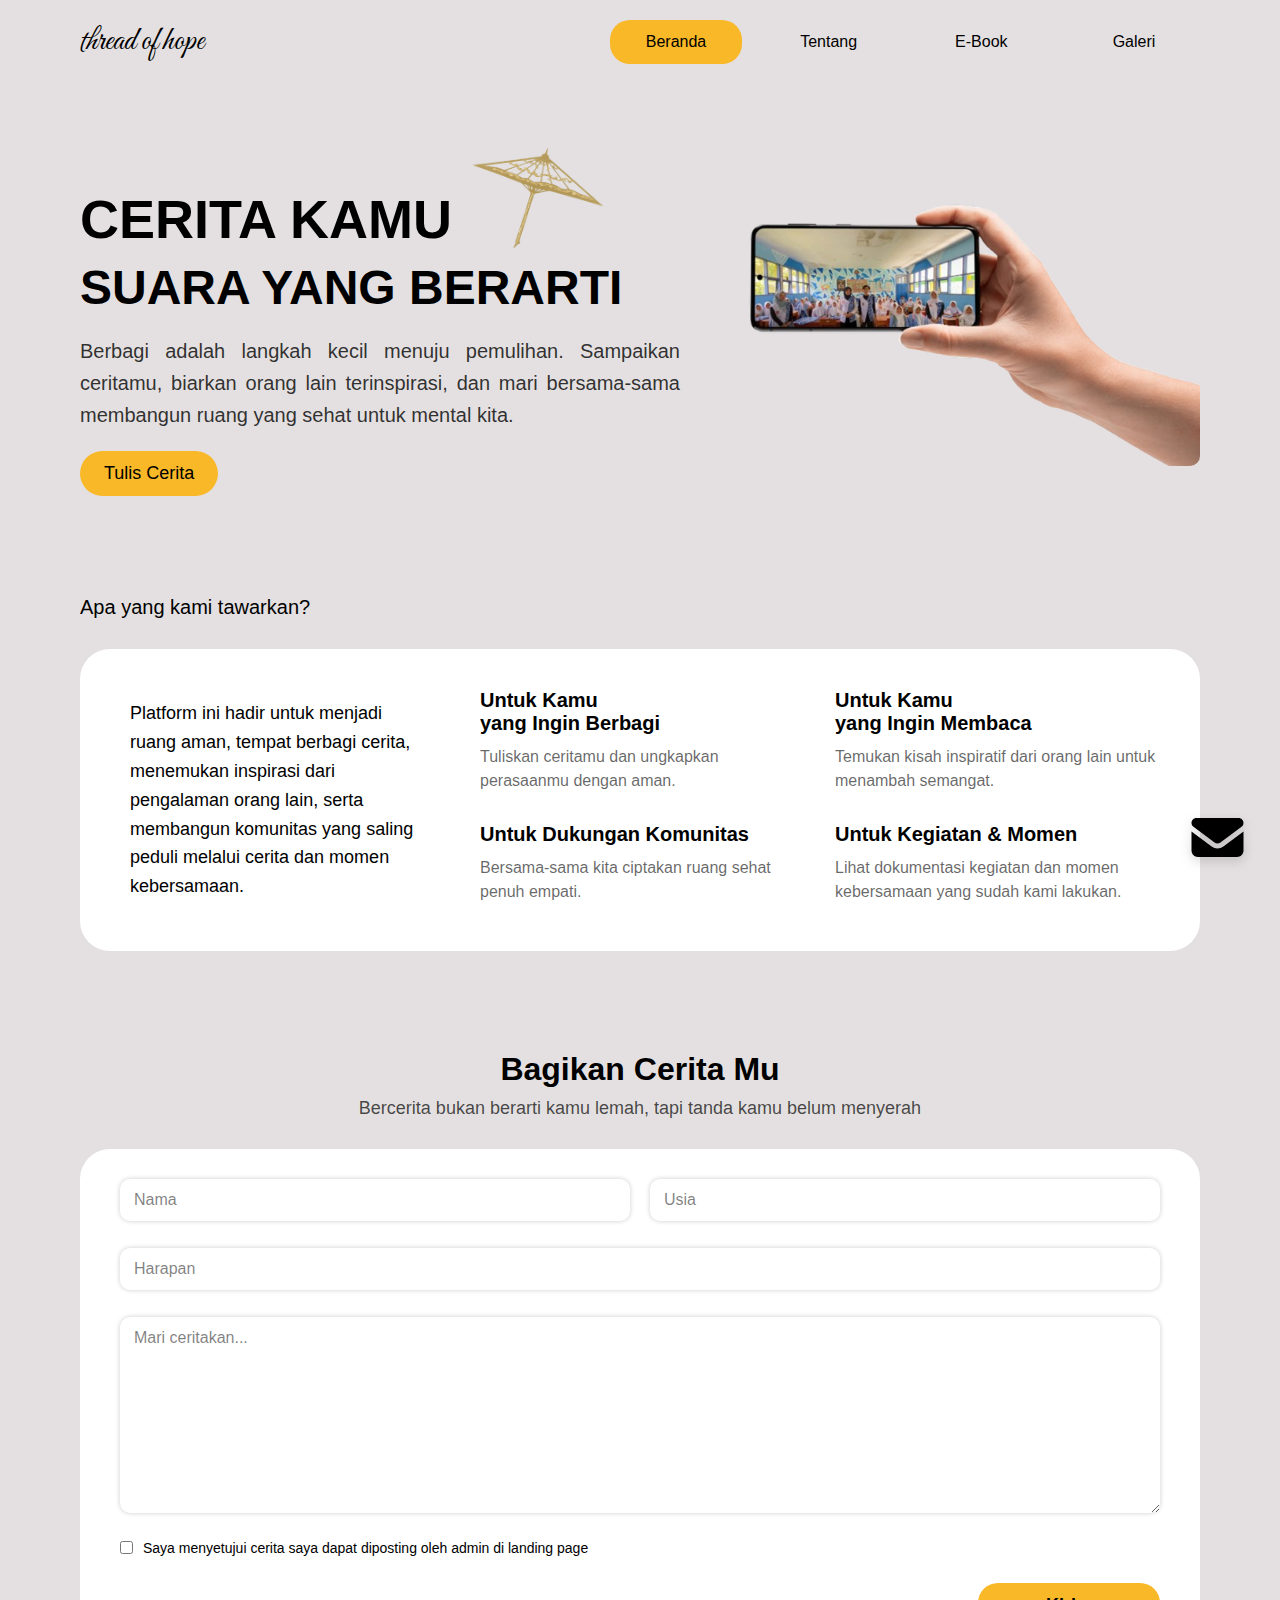
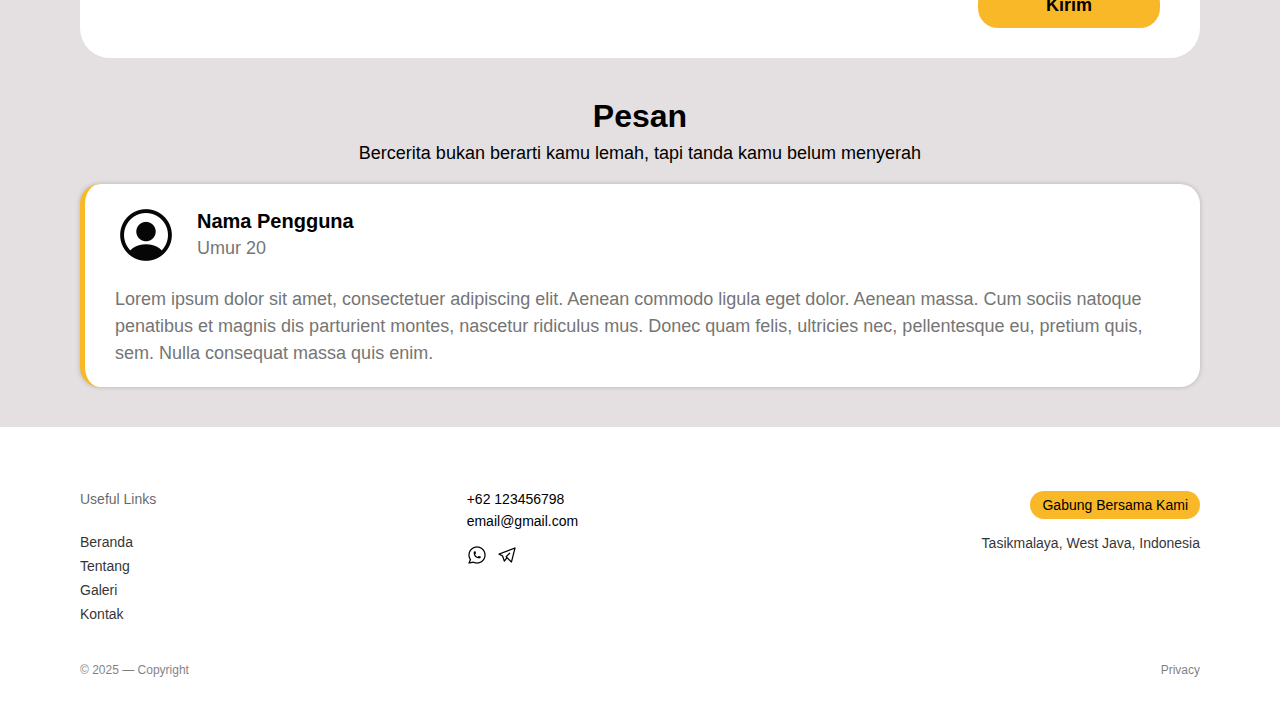
<file: index.html>
<!DOCTYPE html>
<html lang="id">
<head>
  <meta charset="UTF-8">
  <meta name="viewport" content="width=device-width, initial-scale=1.0">
  <title>Thread of Hope</title>
  <link rel="stylesheet" href="css/global.css">
  <link rel="stylesheet" href="css/style.css">
  <style>
    @import url('https://fonts.googleapis.com/css2?family=Great+Vibes&display=swap');
  </style>
</head>
<body>

<nav class="navbar">
  <div class="container">
    <div class="logo">thread of hope</div>

    <div class="btn-navbar">
        <span class="indicator"></span>
        <a href="index.html" class="nav-btn">Beranda</a>
        <a href="tentang.html" class="nav-btn">Tentang</a>
        <a href="ebook.html" class="nav-btn">E-Book</a>
        <a href="galeri.html" class="nav-btn">Galeri</a>
    </div>

    <button class="hamburger-btn" id="hamburger-btn" aria-label="Buka Menu">
      <span class="hamburger-line"></span>
      <span class="hamburger-line"></span>
      <span class="hamburger-line"></span>
    </button>
  </div>

  <div class="mobile-nav" id="mobile-nav">
    <a href="index.html" class="mobile-nav-link">Beranda</a>
    <a href="tentang.html" class="mobile-nav-link">Tentang</a>
    <a href="ebook.html" class="mobile-nav-link">E-Book</a>
    <a href="galeri.html" class="mobile-nav-link">Galeri</a>
  </div>
</nav>

<section class="hero-section">
  <div class="container">
    <div class="hero-content">
      <div class="hero-header">
        <h1 class="hero-title">
          <span class="highlight">CERITA KAMU</span>
          <img src="images/payung-geulis.png" alt="Payung Geulis" class="hero-icon">
        </h1>
        <h2 class="hero-subtitle">SUARA YANG BERARTI</h2>
      </div>
      <p class="hero-description">
        Berbagi adalah langkah kecil menuju pemulihan.
        Sampaikan ceritamu, biarkan orang lain terinspirasi,
        dan mari bersama-sama membangun ruang yang sehat untuk mental kita.
      </p>
      <a href="#form-cerita" class="btn-hero">Tulis Cerita</a>
    </div>
    <div class="hero-image">
      <img src="images/foto-landing-page.png" alt="Foto Landing Page">
    </div>
  </div>
</section>

<section class="apa-yang-kami-tawarkan">
  <div class="container">
    <div class="apa-yang-kami">Apa yang kami tawarkan?</div>
    <div class="frame-parent">
      <div class="deskripsi-wrapper">
        <div class="deskripsi">
          Platform ini hadir untuk menjadi ruang aman, tempat berbagi cerita,
          menemukan inspirasi dari pengalaman orang lain, serta membangun komunitas
          yang saling peduli melalui cerita dan momen kebersamaan.
        </div>
      </div>
      <div class="poin-container">
        <div class="poin">
          <b>Untuk Kamu <br> yang Ingin Berbagi</b>
          <p>Tuliskan ceritamu dan ungkapkan perasaanmu dengan aman.</p>
        </div>
        <div class="poin">
          <b>Untuk Kamu <br> yang Ingin Membaca</b>
          <p>Temukan kisah inspiratif dari orang lain untuk menambah semangat.</p>
        </div>
        <div class="poin">
          <b>Untuk Dukungan Komunitas</b>
          <p>Bersama-sama kita ciptakan ruang sehat penuh empati.</p>
        </div>
        <div class="poin">
          <b>Untuk Kegiatan &amp; Momen</b>
          <p>Lihat dokumentasi kegiatan dan momen kebersamaan yang sudah kami lakukan.</p>
        </div>
      </div>
    </div>
  </div>
</section>

<section class="share-story-section">
  <div class="container">
    <div class="share-story-header">
      <h2 class="share-story-title">Bagikan Cerita Mu</h2>
      <p class="share-story-subtitle">
        Bercerita bukan berarti kamu lemah, tapi tanda kamu belum menyerah
      </p>
    </div>
    <form class="share-story-form" action="/submit-cerita" method="POST">
      <div class="form-row">
        <input type="text" name="nama" placeholder="Nama" class="form-input" required>
        <input type="number" name="usia" placeholder="Usia" class="form-input" required>
      </div>
      <input type="text" name="harapan" placeholder="Harapan" class="form-input full-width" required>
      <textarea name="cerita" placeholder="Mari ceritakan..." class="form-input full-width textarea" required></textarea>
      <div class="form-checkbox">
        <input type="checkbox" id="setuju" name="setuju" required>
        <label for="setuju">Saya menyetujui cerita saya dapat diposting oleh admin di landing page</label>
      </div>
      <div class="form-actions">
        <button type="submit" class="btn-submit">Kirim</button>
      </div>
    </form>
  </div>
</section>

<section class="message-section">
  <div class="container">
    <div class="message-header">
      <h2 class="message-title">Pesan</h2>
      <p class="message-subtitle">
        Bercerita bukan berarti kamu lemah, tapi tanda kamu belum menyerah
      </p>
    </div>
    <div class="message-card">
      <div class="message-user">
        <img src="images/icon profile.png" alt="Profile" class="message-avatar">
        <div class="message-user-info">
          <span class="message-username">Nama Pengguna</span>
          <span class="message-age">Umur 20</span>
        </div>
      </div>
      <p class="message-text">
        Lorem ipsum dolor sit amet, consectetuer adipiscing elit. Aenean commodo ligula eget dolor. Aenean massa.
        Cum sociis natoque penatibus et magnis dis parturient montes, nascetur ridiculus mus. Donec quam felis,
        ultricies nec, pellentesque eu, pretium quis, sem. Nulla consequat massa quis enim.
      </p>
    </div>
  </div>
</section>

<footer class="footer">
  <div class="footer-top">
    <div class="container">
      <div class="footer-col">
        <h4 class="footer-heading">Useful Links</h4>
        <ul class="footer-links">
          <li><a href="index.html">Beranda</a></li>
          <li><a href="tentang.html">Tentang</a></li>
          <li><a href="galeri.html">Galeri</a></li>
          <li><a href="kontak.html">Kontak</a></li>
        </ul>
      </div>
      <div class="footer-col">
        <ul class="footer-contact">
          <li>+62 123456798</li>
          <li>email@gmail.com</li>
        </ul>
        <div class="footer-socials">
          <a href="#"><img src="images/icon whatsapp.png" alt="social"></a>
          <a href="#"><img src="images/icon tele.png" alt="social"></a>
        </div>
      </div>
      <div class="footer-col footer-right">
        <a href="#" class="btn-footer">Gabung Bersama Kami</a>
        <p class="footer-address">Tasikmalaya, West Java, Indonesia</p>
      </div>
    </div>
  </div>
  <div class="footer-bottom">
    <div class="container">
      <p>© 2025 — Copyright</p>
      <a href="#">Privacy</a>
    </div>
  </div>
</footer>

<script src="script.js"></script>

<div class="quote-fab-container">
  <div class="quote-fab-text">
    spesial letter menunggu mu<br>ayo buka!
  </div>
  <button class="quote-fab" id="quote-fab" aria-label="Buka Surat Motivasi">
    <img src="images/envelope-solid-full.svg" alt="Ikon Surat"> </button>
</div>

<div class="quote-modal-overlay" id="quote-modal">
  <div class="quote-modal-content">
    <button class="close-modal-btn" id="close-modal-btn" aria-label="Tutup">&times;</button>
    <div class="quote-slider-wrapper">
      <div class="quote-slider">
        </div>
      <button class="quote-nav-btn" id="prev-quote-btn" aria-label="Sebelumnya">←</button>
      <button class="quote-nav-btn" id="next-quote-btn" aria-label="Berikutnya">→</button>
    </div>
  </div>
</div>

<script src="quotes.js"></script>

</body>
</html>
</file>
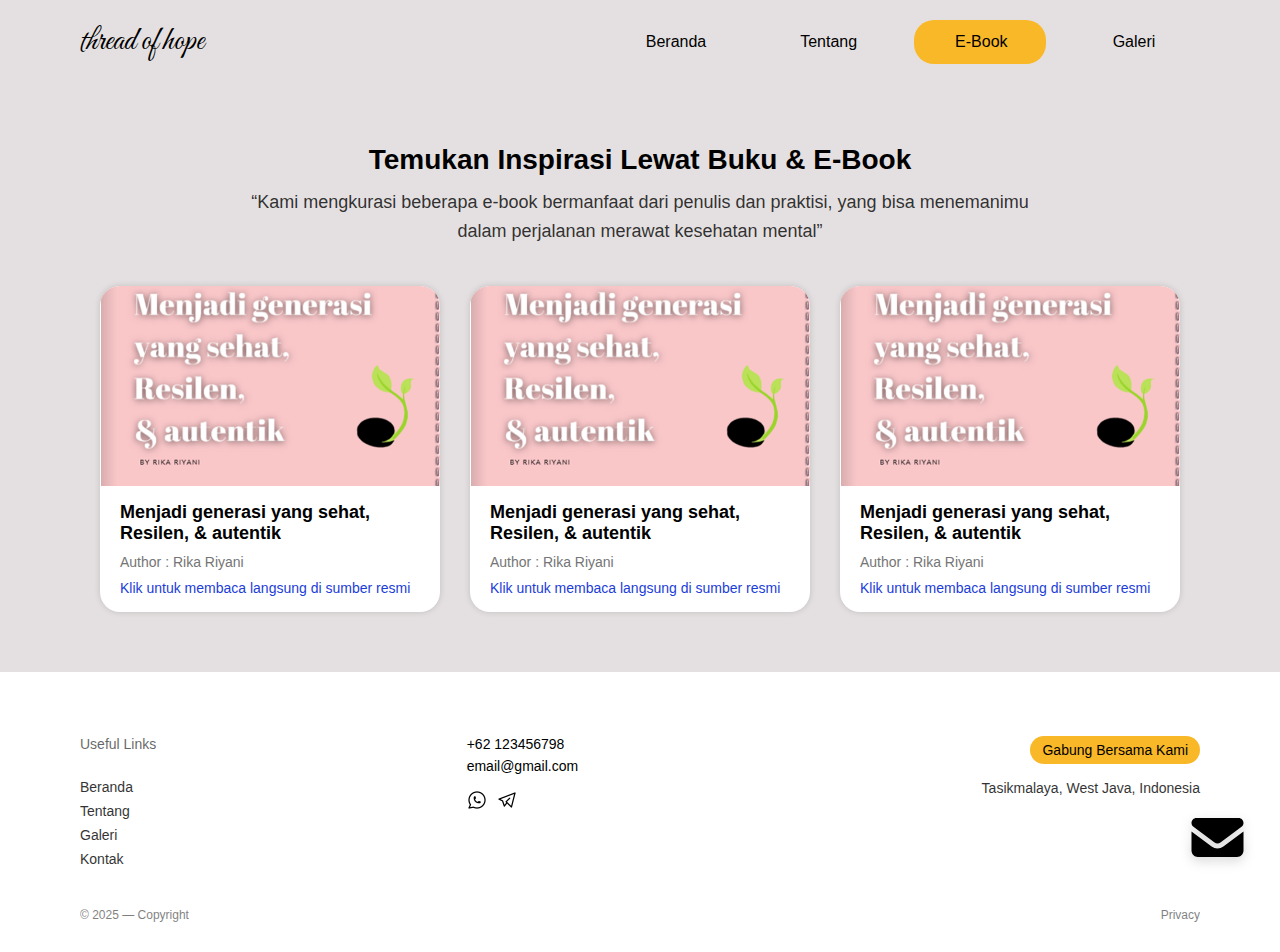
<file: ebook.html>
<!DOCTYPE html>
<html lang="id">
<head>
  <meta charset="UTF-8">
  <meta name="viewport" content="width=device-width, initial-scale=1.0">
  <title>Thread of Hope</title>
  <link rel="stylesheet" href="css/global.css">
  <link rel="stylesheet" href="css/ebook.css">
  <style>
    @import url('https://fonts.googleapis.com/css2?family=Great+Vibes&display=swap');
  </style>
</head>
<body>

<nav class="navbar">
  <div class="container">
    <div class="logo">thread of hope</div>

    <div class="btn-navbar">
        <span class="indicator"></span>
        <a href="index.html" class="nav-btn">Beranda</a>
        <a href="tentang.html" class="nav-btn">Tentang</a>
        <a href="ebook.html" class="nav-btn">E-Book</a>
        <a href="galeri.html" class="nav-btn">Galeri</a>
    </div>

    <button class="hamburger-btn" id="hamburger-btn" aria-label="Buka Menu">
      <span class="hamburger-line"></span>
      <span class="hamburger-line"></span>
      <span class="hamburger-line"></span>
    </button>
  </div>

  <div class="mobile-nav" id="mobile-nav">
    <a href="index.html" class="mobile-nav-link">Beranda</a>
    <a href="tentang.html" class="mobile-nav-link">Tentang</a>
    <a href="ebook.html" class="mobile-nav-link">E-Book</a>
    <a href="galeri.html" class="mobile-nav-link">Galeri</a>
  </div>
</nav>

<section class="ebook-section">
  <div class="container">
    <div class="ebook-header">
      <h2 class="ebook-title">Temukan Inspirasi Lewat Buku &amp; E-Book</h2>
      <p class="ebook-subtitle">
        “Kami mengkurasi beberapa e-book bermanfaat dari penulis dan praktisi, yang bisa menemanimu dalam perjalanan
        merawat kesehatan mental”
      </p>
    </div>
    <div class="ebook-list">
      <div class="ebook-card">
        <img src="images/e-book rika.png" alt="E-Book" class="ebook-image">
        <div class="ebook-content">
          <p class="ebook-name">Menjadi generasi yang sehat, Resilen, &amp; autentik</p>
          <div class="ebook-author">Author : Rika Riyani</div>
          <p class="ebook-link">Klik untuk membaca langsung di sumber resmi</p>
        </div>
      </div>
      <div class="ebook-card">
        <img src="images/e-book rika.png" alt="E-Book" class="ebook-image">
        <div class="ebook-content">
          <p class="ebook-name">Menjadi generasi yang sehat, Resilen, &amp; autentik</p>
          <div class="ebook-author">Author : Rika Riyani</div>
          <p class="ebook-link">Klik untuk membaca langsung di sumber resmi</p>
        </div>
      </div>
      <div class="ebook-card">
        <img src="images/e-book rika.png" alt="E-Book" class="ebook-image">
        <div class="ebook-content">
          <p class="ebook-name">Menjadi generasi yang sehat, Resilen, &amp; autentik</p>
          <div class="ebook-author">Author : Rika Riyani</div>
          <p class="ebook-link">Klik untuk membaca langsung di sumber resmi</p>
        </div>
      </div>
    </div>
  </div>
</section>


<footer class="footer">
  <div class="footer-top">
    <div class="container">
      <div class="footer-col">
        <h4 class="footer-heading">Useful Links</h4>
        <ul class="footer-links">
          <li><a href="index.html">Beranda</a></li>
          <li><a href="tentang.html">Tentang</a></li>
          <li><a href="galeri.html">Galeri</a></li>
          <li><a href="kontak.html">Kontak</a></li>
        </ul>
      </div>
      <div class="footer-col">
        <ul class="footer-contact">
          <li>+62 123456798</li>
          <li>email@gmail.com</li>
        </ul>
        <div class="footer-socials">
          <a href="#"><img src="images/icon whatsapp.png" alt="social"></a>
          <a href="#"><img src="images/icon tele.png" alt="social"></a>
        </div>
      </div>
      <div class="footer-col footer-right">
        <a href="#" class="btn-footer">Gabung Bersama Kami</a>
        <p class="footer-address">Tasikmalaya, West Java, Indonesia</p>
      </div>
    </div>
  </div>
  <div class="footer-bottom">
    <div class="container">
      <p>© 2025 — Copyright</p>
      <a href="#">Privacy</a>
    </div>
  </div>
</footer>

<script src="script.js"></script>

<div class="quote-fab-container">
  <div class="quote-fab-text">
    spesial letter menunggu mu<br>ayo buka!
  </div>
  <button class="quote-fab" id="quote-fab" aria-label="Buka Surat Motivasi">
    <img src="images/envelope-solid-full.svg" alt="Ikon Surat"> </button>
</div>

<div class="quote-modal-overlay" id="quote-modal">
  <div class="quote-modal-content">
    <button class="close-modal-btn" id="close-modal-btn" aria-label="Tutup">&times;</button>
    <div class="quote-slider-wrapper">
      <div class="quote-slider">
        </div>
      <button class="quote-nav-btn" id="prev-quote-btn" aria-label="Sebelumnya">←</button>
      <button class="quote-nav-btn" id="next-quote-btn" aria-label="Berikutnya">→</button>
    </div>
  </div>
</div>

<script src="quotes.js"></script>

</body>
</html>
</file>
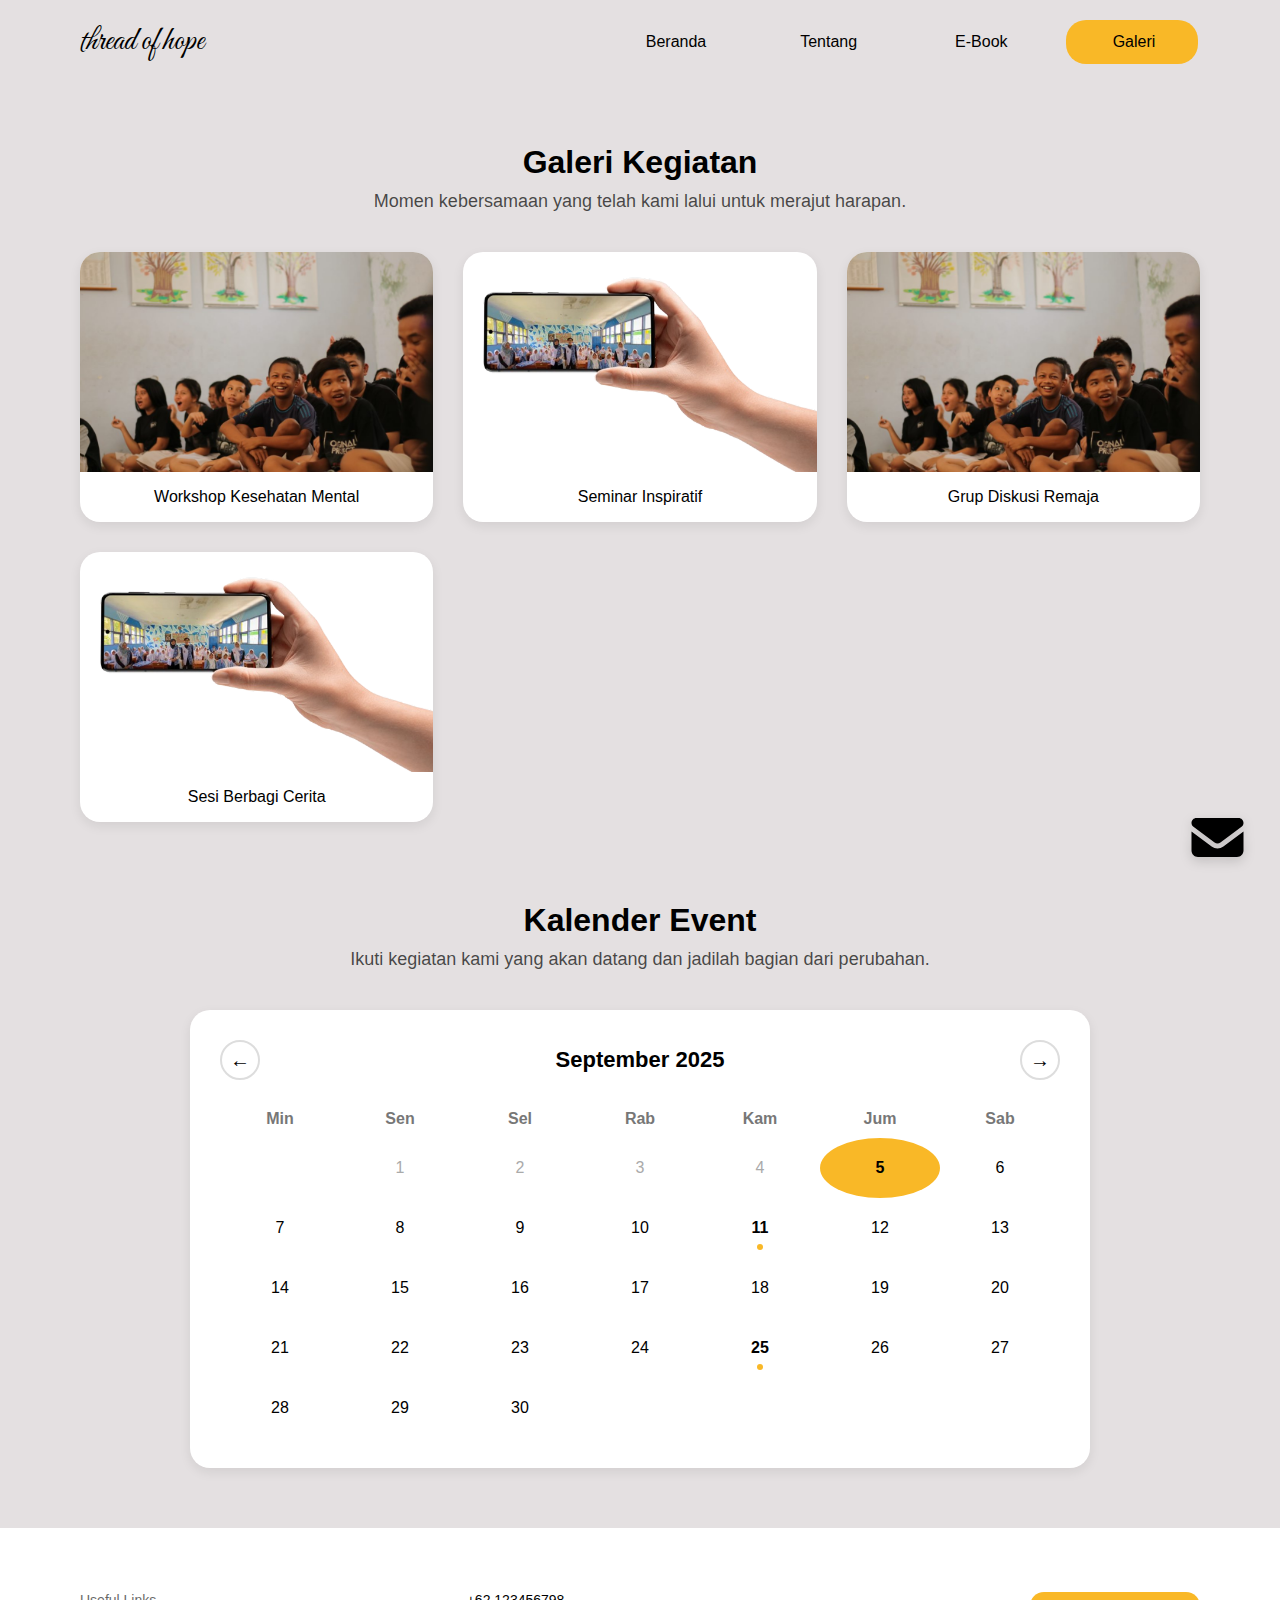
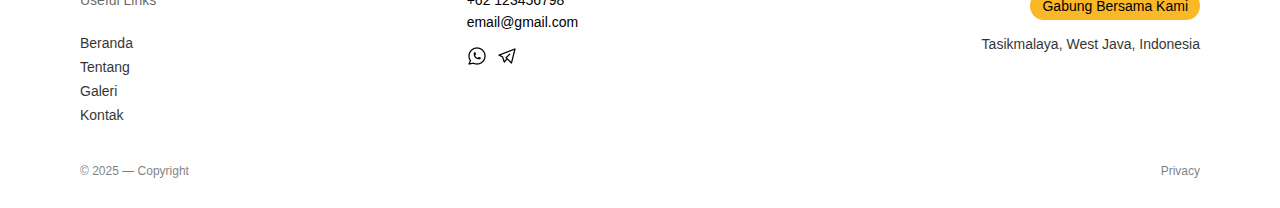
<file: galeri.html>
<!DOCTYPE html>
<html lang="id">
<head>
  <meta charset="UTF-8">
  <meta name="viewport" content="width=device-width, initial-scale=1.0">
  <title>Thread of Hope - Galeri</title>
  <link rel="stylesheet" href="css/global.css">
  <link rel="stylesheet" href="css/galeri.css">
  <style>
    @import url('https://fonts.googleapis.com/css2?family=Great+Vibes&display=swap');
  </style>
</head>
<body>

<nav class="navbar">
  <div class="container">
    <div class="logo">thread of hope</div>

    <div class="btn-navbar">
        <span class="indicator"></span>
        <a href="index.html" class="nav-btn">Beranda</a>
        <a href="tentang.html" class="nav-btn">Tentang</a>
        <a href="ebook.html" class="nav-btn">E-Book</a>
        <a href="galeri.html" class="nav-btn">Galeri</a>
    </div>

    <button class="hamburger-btn" id="hamburger-btn" aria-label="Buka Menu">
      <span class="hamburger-line"></span>
      <span class="hamburger-line"></span>
      <span class="hamburger-line"></span>
    </button>
  </div>

  <div class="mobile-nav" id="mobile-nav">
    <a href="index.html" class="mobile-nav-link">Beranda</a>
    <a href="tentang.html" class="mobile-nav-link">Tentang</a>
    <a href="ebook.html" class="mobile-nav-link">E-Book</a>
    <a href="galeri.html" class="mobile-nav-link">Galeri</a>
  </div>
</nav>

<main>
  <section class="gallery-section">
    <div class="container">
      <div class="gallery-header">
        <h2 class="gallery-title">Galeri Kegiatan</h2>
        <p class="gallery-subtitle">Momen kebersamaan yang telah kami lalui untuk merajut harapan.</p>
      </div>
      <div class="photo-grid">
        <div class="photo-card">
          <img src="images/kegiatan kemanusiaan mental health 2.jpg" alt="Kegiatan Kemanusiaan">
          <div class="photo-caption">Workshop Kesehatan Mental</div>
        </div>
        <div class="photo-card">
          <img src="images/foto-landing-page.png" alt="Kegiatan lain">
          <div class="photo-caption">Seminar Inspiratif</div>
        </div>
        <div class="photo-card">
          <img src="images/kegiatan kemanusiaan mental health 2.jpg" alt="Kegiatan lainnya">
          <div class="photo-caption">Grup Diskusi Remaja</div>
        </div>
         <div class="photo-card">
          <img src="images/foto-landing-page.png" alt="Kegiatan lain">
          <div class="photo-caption">Sesi Berbagi Cerita</div>
        </div>
      </div>
    </div>
  </section>

  <section class="calendar-section">
    <div class="container">
      <div class="calendar-header-main">
        <h2 class="calendar-title-main">Kalender Event</h2>
        <p class="calendar-subtitle-main">Ikuti kegiatan kami yang akan datang dan jadilah bagian dari perubahan.</p>
      </div>

      <div class="event-calendar-container">
        <div class="calendar-header">
          <button id="prev-month-btn" class="calendar-nav-btn">←</button>
          <h3 class="calendar-month-title">September 2025</h3>
          <button id="next-month-btn" class="calendar-nav-btn">→</button>
        </div>

        <div class="calendar-days-of-week">
          <div>Min</div>
          <div>Sen</div>
          <div>Sel</div>
          <div>Rab</div>
          <div>Kam</div>
          <div>Jum</div>
          <div>Sab</div>
        </div>

        <div class="calendar-grid">
          <div class="calendar-day-empty"></div>
          <div class="calendar-day calendar-day-past">1</div>
          <div class="calendar-day calendar-day-past">2</div>
          <div class="calendar-day calendar-day-past">3</div>
          <div class="calendar-day calendar-day-past">4</div>
          <div class="calendar-day calendar-day-today">5</div>
          <div class="calendar-day">6</div>
          <div class="calendar-day">7</div>
          <div class="calendar-day">8</div>
          <div class="calendar-day">9</div>
          <div class="calendar-day">10</div>
          <div class="calendar-day calendar-day-event">
            11
            <span class="event-dot"></span>
            <div class="event-tooltip">Workshop: Mengenal Diri Sendiri</div>
          </div>
          <div class="calendar-day">12</div>
          <div class="calendar-day">13</div>
          <div class="calendar-day">14</div>
          <div class="calendar-day">15</div>
          <div class="calendar-day">16</div>
          <div class="calendar-day">17</div>
          <div class="calendar-day">18</div>
          <div class="calendar-day">19</div>
          <div class="calendar-day">20</div>
          <div class="calendar-day">21</div>
          <div class="calendar-day">22</div>
          <div class="calendar-day">23</div>
          <div class="calendar-day">24</div>
          <div class="calendar-day calendar-day-event">
            25
            <span class="event-dot"></span>
            <div class="event-tooltip">Seminar: Berdamai dengan Cemas</div>
          </div>
          <div class="calendar-day">26</div>
          <div class="calendar-day">27</div>
          <div class="calendar-day">28</div>
          <div class="calendar-day">29</div>
          <div class="calendar-day">30</div>
        </div>
      </div>
    </div>
  </section>
</main>


<footer class="footer">
  <div class="footer-top">
    <div class="container">
      <div class="footer-col">
        <h4 class="footer-heading">Useful Links</h4>
        <ul class="footer-links">
          <li><a href="index.html">Beranda</a></li>
          <li><a href="tentang.html">Tentang</a></li>
          <li><a href="galeri.html">Galeri</a></li>
          <li><a href="kontak.html">Kontak</a></li>
        </ul>
      </div>
      <div class="footer-col">
        <ul class="footer-contact">
          <li>+62 123456798</li>
          <li>email@gmail.com</li>
        </ul>
        <div class="footer-socials">
          <a href="#"><img src="images/icon whatsapp.png" alt="social"></a>
          <a href="#"><img src="images/icon tele.png" alt="social"></a>
        </div>
      </div>
      <div class="footer-col footer-right">
        <a href="#" class="btn-footer">Gabung Bersama Kami</a>
        <p class="footer-address">Tasikmalaya, West Java, Indonesia</p>
      </div>
    </div>
  </div>
  <div class="footer-bottom">
    <div class="container">
      <p>© 2025 — Copyright</p>
      <a href="#">Privacy</a>
    </div>
  </div>
</footer>

<script src="script.js"></script>

<div class="quote-fab-container">
  <div class="quote-fab-text">
    spesial letter menunggu mu<br>ayo buka!
  </div>
  <button class="quote-fab" id="quote-fab" aria-label="Buka Surat Motivasi">
    <img src="images/envelope-solid-full.svg" alt="Ikon Surat"> </button>
</div>

<div class="quote-modal-overlay" id="quote-modal">
  <div class="quote-modal-content">
    <button class="close-modal-btn" id="close-modal-btn" aria-label="Tutup">&times;</button>
    <div class="quote-slider-wrapper">
      <div class="quote-slider">
        </div>
      <button class="quote-nav-btn" id="prev-quote-btn" aria-label="Sebelumnya">←</button>
      <button class="quote-nav-btn" id="next-quote-btn" aria-label="Berikutnya">→</button>
    </div>
  </div>
</div>

<script src="quotes.js"></script>
</body>
</html>
</file>
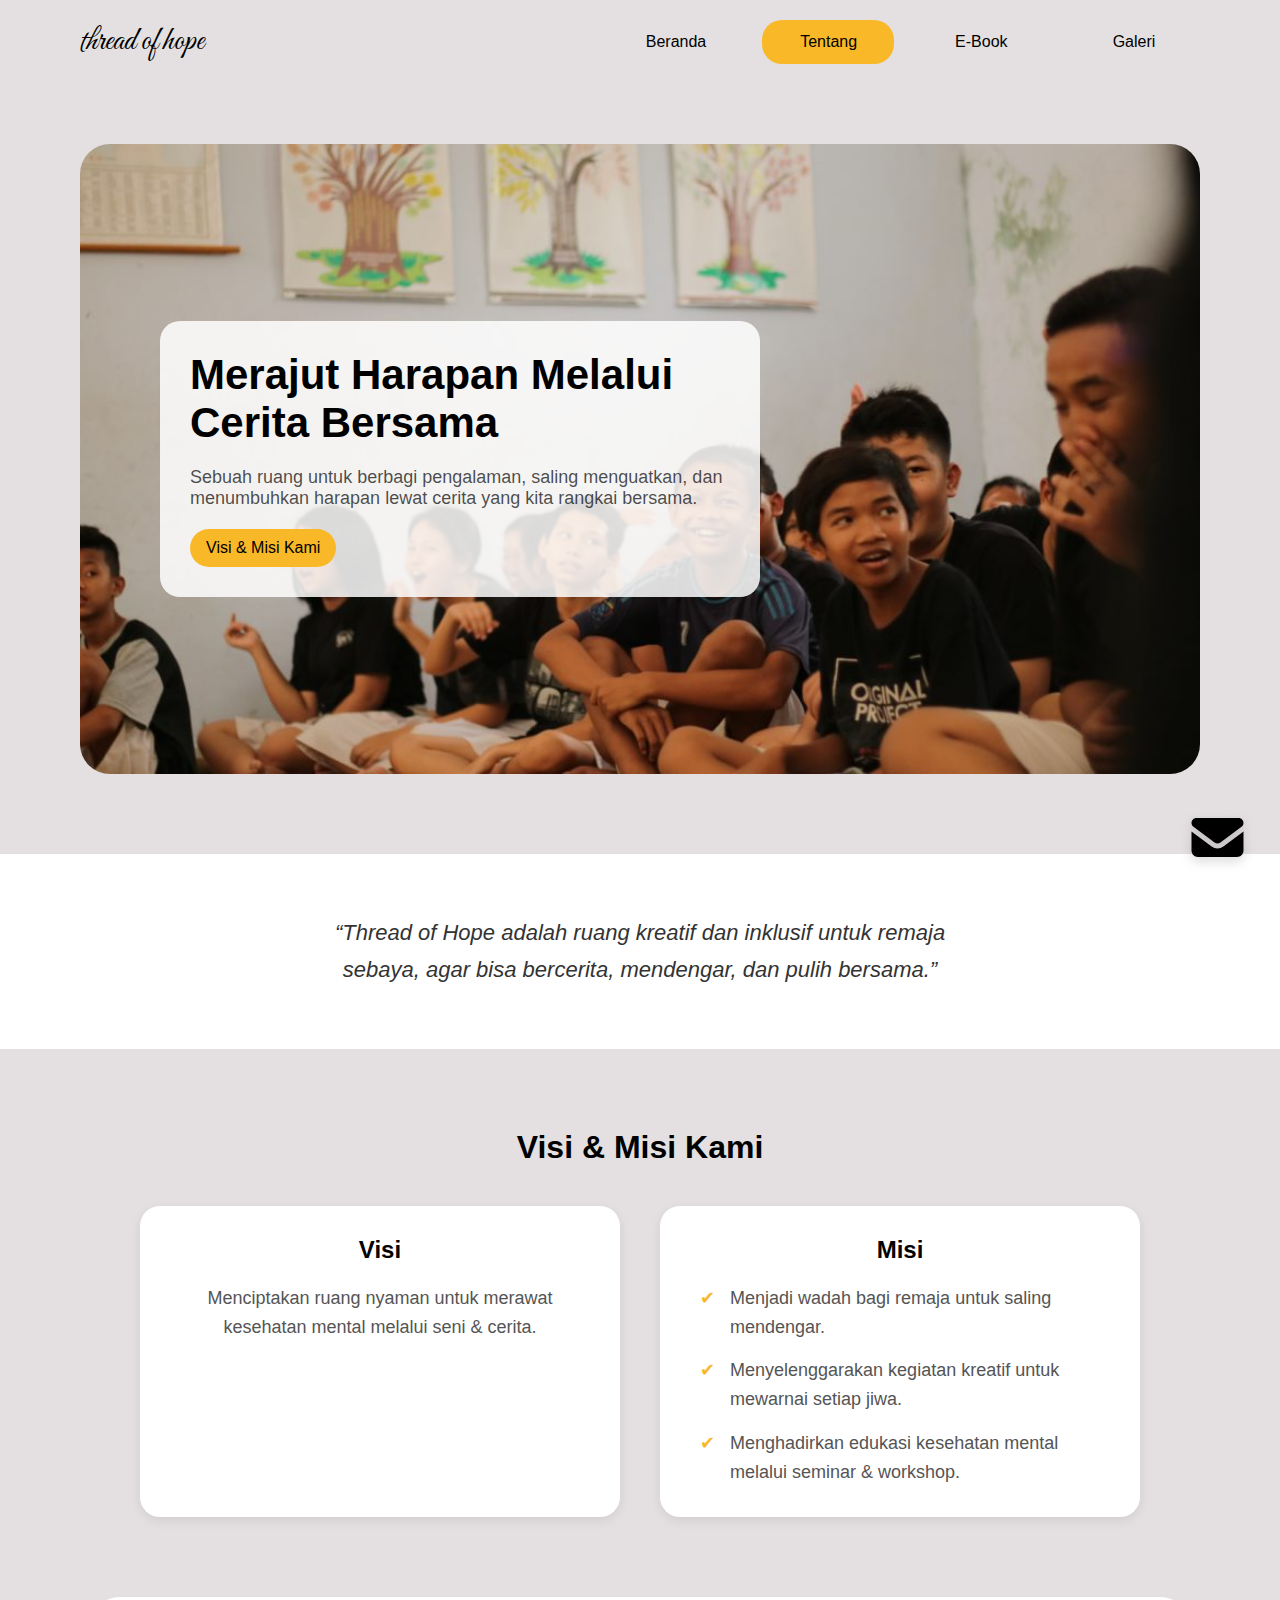
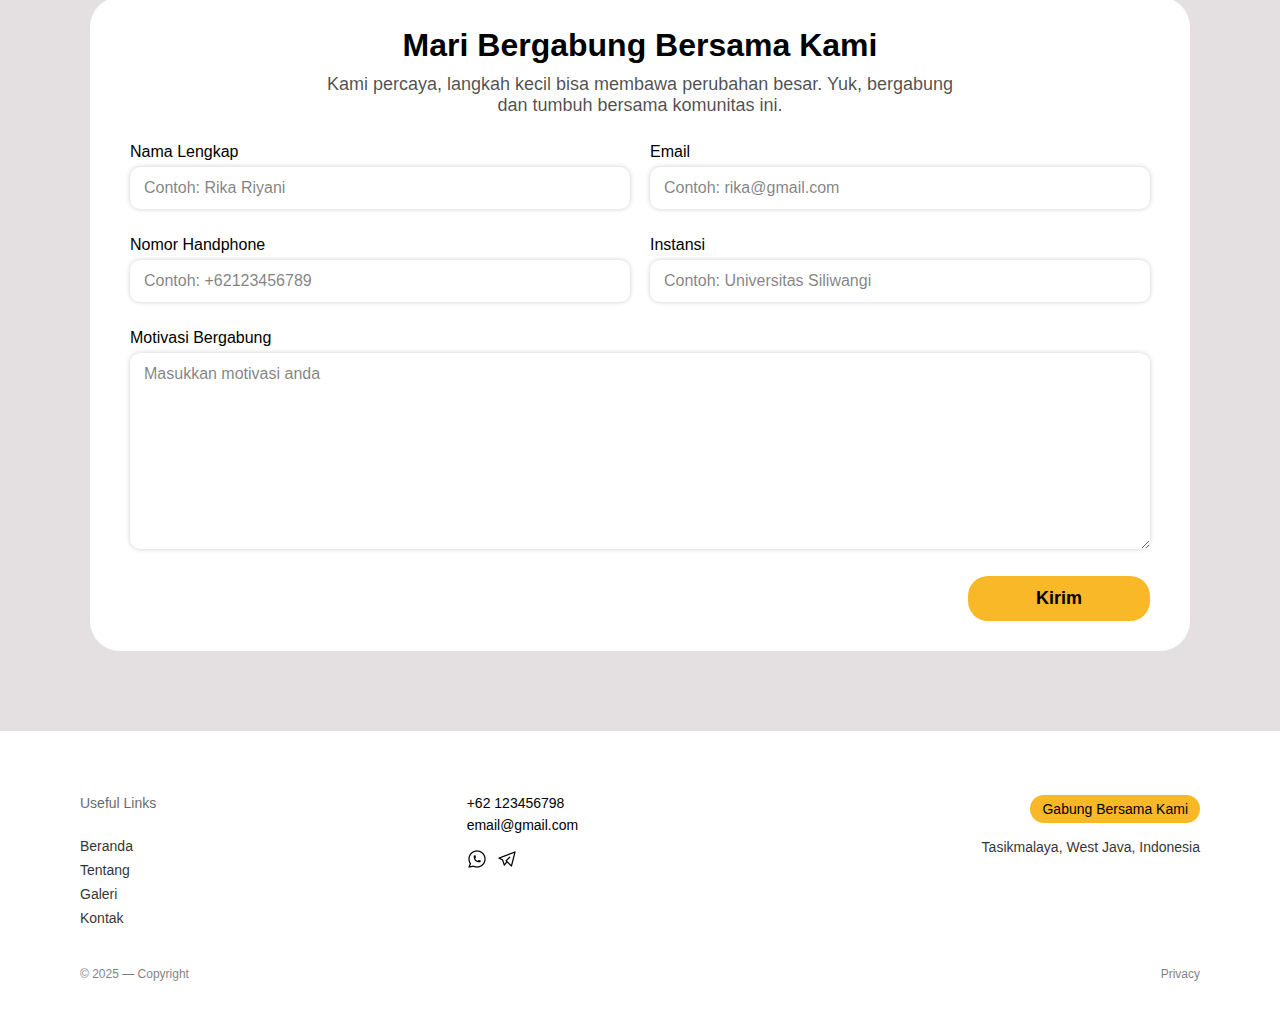
<file: tentang.html>
<!DOCTYPE html>
<html lang="id">
<head>
  <meta charset="UTF-8">
  <meta name="viewport" content="width=device-width, initial-scale=1.0">
  <title>Thread of Hope</title>
  <link rel="stylesheet" href="css/global.css">
  <link rel="stylesheet" href="css/tentang.css">
  <style>
    @import url('https://fonts.googleapis.com/css2?family=Great+Vibes&display=swap');
  </style>
</head>
<body>

<nav class="navbar">
  <div class="container">
    <div class="logo">thread of hope</div>

    <div class="btn-navbar">
        <span class="indicator"></span>
        <a href="index.html" class="nav-btn">Beranda</a>
        <a href="tentang.html" class="nav-btn">Tentang</a>
        <a href="ebook.html" class="nav-btn">E-Book</a>
        <a href="galeri.html" class="nav-btn">Galeri</a>
    </div>

    <button class="hamburger-btn" id="hamburger-btn" aria-label="Buka Menu">
      <span class="hamburger-line"></span>
      <span class="hamburger-line"></span>
      <span class="hamburger-line"></span>
    </button>
  </div>

  <div class="mobile-nav" id="mobile-nav">
    <a href="index.html" class="mobile-nav-link">Beranda</a>
    <a href="tentang.html" class="mobile-nav-link">Tentang</a>
    <a href="ebook.html" class="mobile-nav-link">E-Book</a>
    <a href="galeri.html" class="mobile-nav-link">Galeri</a>
  </div>
</nav>

<section class="about-section">
  <div class="container">
    <div class="about-card">
      <img src="images/kegiatan kemanusiaan mental health 2.jpg" alt="Tentang Kami" class="about-image">
      <div class="about-overlay">
        <div class="about-content">
          <h2 class="about-title">Merajut Harapan Melalui Cerita Bersama</h2>
          <p class="about-subtitle">
            Sebuah ruang untuk berbagi pengalaman, saling menguatkan, dan menumbuhkan harapan lewat cerita yang kita
            rangkai bersama.
          </p>
          <a href="#visi-misi" class="btn-about">Visi &amp; Misi Kami</a>
        </div>
      </div>
    </div>
  </div>
</section>

<section class="description-section">
  <div class="container">
    <p class="description-text">
      “Thread of Hope adalah ruang kreatif dan inklusif untuk remaja sebaya, agar bisa bercerita, mendengar, dan pulih bersama.”
    </p>
  </div>
</section>

<section class="vision-mission-section" id="visi-misi">
  <div class="container">
    <div class="vision-mission-header">
      <h2 class="vision-mission-title">Visi & Misi Kami</h2>
    </div>
    <div class="vision-mission-content">
      <div class="vision-card">
        <h3>Visi</h3>
        <p>Menciptakan ruang nyaman untuk merawat kesehatan mental melalui seni & cerita.</p>
      </div>
      <div class="mission-card">
        <h3>Misi</h3>
        <ul>
          <li>Menjadi wadah bagi remaja untuk saling mendengar.</li>
          <li>Menyelenggarakan kegiatan kreatif untuk mewarnai setiap jiwa.</li>
          <li>Menghadirkan edukasi kesehatan mental melalui seminar & workshop.</li>
        </ul>
      </div>
    </div>
  </div>
</section>

<section class="join-section">
  <div class="container">
    <div class="join-card">
      <div class="join-header">
        <h2 class="join-title">Mari Bergabung Bersama Kami</h2>
        <p class="join-subtitle">
          Kami percaya, langkah kecil bisa membawa perubahan besar. Yuk, bergabung dan tumbuh bersama komunitas ini.
        </p>
      </div>
      <form class="join-form" action="#" method="post">
        <div class="form-row">
          <div class="form-group">
            <label for="nama">Nama Lengkap</label>
            <input type="text" id="nama" name="nama" class="form-input" placeholder="Contoh: Rika Riyani">
          </div>
          <div class="form-group">
            <label for="email">Email</label>
            <input type="email" id="email" name="email" class="form-input" placeholder="Contoh: rika@gmail.com">
          </div>
        </div>
        <div class="form-row">
          <div class="form-group">
            <label for="hp">Nomor Handphone</label>
            <input type="text" id="hp" name="hp" class="form-input" placeholder="Contoh: +62123456789">
          </div>
          <div class="form-group">
            <label for="instansi">Instansi</label>
            <input type="text" id="instansi" name="instansi" class="form-input" placeholder="Contoh: Universitas Siliwangi">
          </div>
        </div>
        <div class="form-group">
          <label for="motivasi">Motivasi Bergabung</label>
          <textarea id="motivasi" name="motivasi" class="form-input textarea" placeholder="Masukkan motivasi anda"></textarea>
        </div>
        <div class="form-actions">
          <button type="submit" class="btn-submit">Kirim</button>
        </div>
      </form>
    </div>
  </div>
</section>

<footer class="footer">
  <div class="footer-top">
    <div class="container">
      <div class="footer-col">
        <h4 class="footer-heading">Useful Links</h4>
        <ul class="footer-links">
          <li><a href="index.html">Beranda</a></li>
          <li><a href="tentang.html">Tentang</a></li>
          <li><a href="galeri.html">Galeri</a></li>
          <li><a href="kontak.html">Kontak</a></li>
        </ul>
      </div>
      <div class="footer-col">
        <ul class="footer-contact">
          <li>+62 123456798</li>
          <li>email@gmail.com</li>
        </ul>
        <div class="footer-socials">
          <a href="#"><img src="images/icon whatsapp.png" alt="social"></a>
          <a href="#"><img src="images/icon tele.png" alt="social"></a>
        </div>
      </div>
      <div class="footer-col footer-right">
        <a href="#" class="btn-footer">Gabung Bersama Kami</a>
        <p class="footer-address">Tasikmalaya, West Java, Indonesia</p>
      </div>
    </div>
  </div>
  <div class="footer-bottom">   
    <div class="container">
      <p>© 2025 — Copyright</p>
      <a href="#">Privacy</a>
    </div>
  </div>
</footer>

<script src="script.js"></script>

<div class="quote-fab-container">
  <div class="quote-fab-text">
    spesial letter menunggu mu<br>ayo buka!
  </div>
  <button class="quote-fab" id="quote-fab" aria-label="Buka Surat Motivasi">
    <img src="images/envelope-solid-full.svg" alt="Ikon Surat"> </button>
</div>

<div class="quote-modal-overlay" id="quote-modal">
  <div class="quote-modal-content">
    <button class="close-modal-btn" id="close-modal-btn" aria-label="Tutup">&times;</button>
    <div class="quote-slider-wrapper">
      <div class="quote-slider">
        </div>
      <button class="quote-nav-btn" id="prev-quote-btn" aria-label="Sebelumnya">←</button>
      <button class="quote-nav-btn" id="next-quote-btn" aria-label="Berikutnya">→</button>
    </div>
  </div>
</div>

<script src="quotes.js"></script>
</body>
</html>
</file>
<file: css/style.css>
/* Hero Section */
.hero-section {
margin-top: 60px;
}
.hero-section .container {
display: flex;
justify-content: space-between;
align-items: center;
gap: 40px;
}

.hero-content {
max-width: 600px;
display: flex;
flex-direction: column;
gap: 20px;
font-family: "Poppins", sans-serif;
color: #000;
}

.hero-header {
display: flex;
flex-direction: column;
gap: 10px;
}

.hero-title {
display: flex;
align-items: flex-end;
gap: 10px;
font-size: 54px;
font-weight: 700;
margin: 0;
}

.hero-title .highlight {
font-weight: 700;
}

.hero-icon {
width: 160px;
height: auto;
}

.hero-subtitle {
font-size: 48px;
font-weight: 600;
margin: 0;
}

.hero-description {
font-size: 20px;
line-height: 1.6;
text-align: justify;
color: rgba(0,0,0,0.8);
}

.btn-hero {
display: inline-block;
padding: 12px 24px;
background: #f9b827;
border-radius: 39px;
font-size: 18px;
font-weight: 500;
color: #000;
text-decoration: none;
transition: background 0.3s ease;
width: fit-content;
}

.btn-hero:hover {
background: #e6a81f;
}

.hero-image img {
width: 600px;
max-width: 100%;
height: auto;
object-fit: cover;
border-radius: 10px;
}

/* Offer Section */
.apa-yang-kami-tawarkan {
margin-top: 100px;
}

.apa-yang-kami-tawarkan .container {
display: flex;
flex-direction: column;
gap: 30px;
}

.apa-yang-kami {
font-size: 20px;
font-weight: 500;
text-align: left;
width: 100%;
}

.frame-parent {
border-radius: 30px;
background-color: #fff;
display: flex;
flex-direction: row;
align-items: flex-start;
justify-content: space-between;
padding: 40px;
gap: 40px;
box-sizing: border-box;
width: 100%;
}

.deskripsi-wrapper {
max-width: 320px;
padding: 10px;
}

.deskripsi {
font-size: 18px;
line-height: 1.6;
font-weight: 400;
color: #000;
}

.poin-container {
flex: 1;
display: grid;
grid-template-columns: repeat(auto-fill, minmax(280px, 1fr));
gap: 30px;
}

.poin {
display: flex;
flex-direction: column;
gap: 10px;
}

.poin b {
font-size: 20px;
font-weight: 600;
color: #000;
}

.poin p {
font-size: 16px;
font-family: "Poppins", sans-serif;
font-weight: 400;
line-height: 1.5;
color: rgba(0, 0, 0, 0.6);
}

/* Share Story Section */
.share-story-section {
margin-top: 100px;
}

.share-story-section .container {
display: flex;
flex-direction: column;
gap: 30px;
align-items: center;
}

.share-story-header {
width: 100%;
max-width: 640px;
margin: 0 auto;
display: flex;
flex-direction: column;
align-items: center;
gap: 10px;
text-align: center;
}

.share-story-title {
font-size: 32px;
font-weight: 600;
margin: 0 auto;
text-align: center;
}

.share-story-subtitle {
font-size: 18px;
color: rgba(0, 0, 0, 0.7);
margin: 0;
}

.share-story-form {
width: 100%;
background: #fff;
border-radius: 30px;
padding: 30px 40px;
display: flex;
flex-direction: column;
gap: 27px;
box-sizing: border-box;
font-family: "Poppins", sans-serif;
}

.form-row .form-input {
flex: 1;
}

.form-checkbox {
display: flex;
align-items: center;
gap: 10px;
font-size: 14px;
font-family: "Poppins", sans-serif;
text-align: left;
}

/* Message Section */
.message-section {
margin: 40px 0;
}
.message-section .container {
display: flex;
flex-direction: column;
gap: 20px;
font-family: "Poppins", sans-serif;
}

.message-header {
text-align: center;
}

.message-title {
font-size: 32px;
font-weight: 600;
color: #000;
margin-bottom: 8px;
}

.message-subtitle {
font-size: 18px;
font-weight: 400;
color: #000;
margin: 0;
}

.message-card {
background: #fff;
border-radius: 20px;
border-left: 5px solid #f9b827;
box-shadow: 0 0 5px rgba(0,0,0,0.2);
padding: 20px 30px;
display: flex;
flex-direction: column;
gap: 20px;
}

.message-user {
display: flex;
align-items: center;
gap: 20px;
}

.message-avatar {
width: 62px;
height: 62px;
border-radius: 50%;
object-fit: cover;
}

.message-user-info {
display: flex;
flex-direction: column;
gap: 5px;
}

.message-username {
font-size: 20px;
font-weight: 600;
color: #000;
}

.message-age {
font-size: 18px;
color: #757575;
}

.message-text {
font-size: 18px;
color: #757575;
line-height: 1.5;
}

/* Responsive */
@media (max-width: 992px) {
.hero-section .container {
flex-direction: column;
text-align: center;
}

.hero-content {
align-items: center;
}

.hero-title {
justify-content: center;
}
}

@media (max-width: 900px) {
.frame-parent {
flex-direction: column;
align-items: flex-start;
}

.deskripsi-wrapper {
max-width: 100%;
}

.poin-container {
grid-template-columns: 1fr;
}
}
@media (max-width: 768px) {
  .hero-title {
    font-size: 42px;
  }
  .hero-subtitle {
    font-size: 36px;
  }
  .hero-description {
    font-size: 16px;
  }
  .hero-image img {
    width: 100%;
  }

  .form-row {
    flex-direction: column;
  }
}
</file>
<file: css/ebook.css>
/* Section E-Book */
.ebook-section {
margin-top: 60px;
margin-bottom: 60px;
}
.ebook-section .container {
display: flex;
flex-direction: column;
gap: 40px;
font-family: "Poppins", sans-serif;
}

/* Header */
.ebook-header {
text-align: center;
max-width: 800px;
margin: 0 auto;
}

.ebook-title {
font-size: 28px;
font-weight: 600;
color: #000;
margin-bottom: 12px;
}

.ebook-subtitle {
font-size: 18px;
font-weight: 400;
color: rgba(0,0,0,0.8);
line-height: 1.6;
}

/* Card list */
.ebook-list {
display: flex;
flex-wrap: wrap;
gap: 30px;
justify-content: center;
}

/* Card */
.ebook-card {
width: 340px;
background: #fff;
border-radius: 20px;
box-shadow: 0 0 6px rgba(0,0,0,0.15);
overflow: hidden;
display: flex;
flex-direction: column;
transition: transform 0.3s ease;
cursor: pointer;
}

.ebook-card:hover {
transform: translateY(-6px);
}

/* Gambar */
.ebook-image {
width: 100%;
height: 200px;
object-fit: cover;
}

/* Konten */
.ebook-content {
padding: 16px 20px;
display: flex;
flex-direction: column;
gap: 10px;
}

.ebook-name {
font-size: 18px;
font-weight: 600;
color: #000;
margin: 0;
}

.ebook-author {
font-size: 14px;
color: #757575;
}

.ebook-link {
font-size: 14px;
color: #1C3DD9;
font-weight: 500;
margin: 0;
}
</file>
<file: css/galeri.css>
/* Main content styling */
main {
    padding: 60px 0;
}

/* Gallery Section */
.gallery-section {
    margin-bottom: 80px;
}

.gallery-header {
    text-align: center;
    margin-bottom: 40px;
}

.gallery-title {
    font-size: 32px;
    font-weight: 600;
    margin-bottom: 10px;
}

.gallery-subtitle {
    font-size: 18px;
    color: rgba(0, 0, 0, 0.7);
    max-width: 600px;
    margin: 0 auto;
}

.photo-grid {
    display: grid;
    grid-template-columns: repeat(auto-fit, minmax(280px, 1fr));
    gap: 30px;
}

.photo-card {
    background: #fff;
    border-radius: 20px;
    overflow: hidden;
    box-shadow: 0 4px 12px rgba(0,0,0,0.08);
    transition: transform 0.3s ease, box-shadow 0.3s ease;
}

.photo-card:hover {
    transform: translateY(-8px);
    box-shadow: 0 8px 20px rgba(0,0,0,0.12);
}

.photo-card img {
    width: 100%;
    height: 220px;
    object-fit: cover;
    display: block;
}

.photo-caption {
    padding: 16px;
    font-size: 16px;
    font-weight: 500;
    text-align: center;
}

/* Calendar Section */
.calendar-header-main {
    text-align: center;
    margin-bottom: 40px;
}

.calendar-title-main {
    font-size: 32px;
    font-weight: 600;
    margin-bottom: 10px;
}

.calendar-subtitle-main {
    font-size: 18px;
    color: rgba(0, 0, 0, 0.7);
    max-width: 600px;
    margin: 0 auto;
}

.event-calendar-container {
    max-width: 900px;
    margin: 0 auto;
    background: #fff;
    padding: 30px;
    border-radius: 20px;
    box-shadow: 0 4px 12px rgba(0,0,0,0.08);
}

.calendar-header {
    display: flex;
    justify-content: space-between;
    align-items: center;
    margin-bottom: 20px;
}

.calendar-month-title {
    font-size: 22px;
    font-weight: 600;
}

.calendar-nav-btn {
    background: none;
    border: 2px solid #ddd;
    border-radius: 50%;
    width: 40px;
    height: 40px;
    font-size: 20px;
    cursor: pointer;
    transition: background-color 0.2s, border-color 0.2s;
}

.calendar-nav-btn:hover {
    background-color: #f0f0f0;
    border-color: #ccc;
}

.calendar-days-of-week, .calendar-grid {
    display: grid;
    grid-template-columns: repeat(7, 1fr);
    text-align: center;
}

.calendar-days-of-week div {
    padding: 10px 0;
    font-weight: 600;
    color: #777;
}

.calendar-day, .calendar-day-empty {
    height: 60px;
    display: flex;
    justify-content: center;
    align-items: center;
    border-radius: 50%;
    position: relative;
    font-size: 16px;
    transition: background-color 0.2s;
    cursor: pointer;
}

.calendar-day:hover {
    background-color: #f5f5f5;
}

.calendar-day-empty {
    cursor: default;
}

.calendar-day-past {
    color: #aaa;
    cursor: not-allowed;
}

.calendar-day-today {
    background-color: #F9B827;
    color: #000;
    font-weight: bold;
}
.calendar-day-today:hover {
    background-color: #e6a81f;
}


/* Event Styling */
.calendar-day-event {
    font-weight: bold;
}

.event-dot {
    position: absolute;
    bottom: 8px;
    left: 50%;
    transform: translateX(-50%);
    width: 6px;
    height: 6px;
    background-color: #F9B827;
    border-radius: 50%;
}

.event-tooltip {
    visibility: hidden;
    opacity: 0;
    position: absolute;
    bottom: 110%;
    left: 50%;
    transform: translateX(-50%);
    background-color: #333;
    color: #fff;
    padding: 8px 12px;
    border-radius: 8px;
    font-size: 14px;
    white-space: nowrap;
    z-index: 10;
    transition: opacity 0.2s, visibility 0.2s;
}

.calendar-day-event:hover .event-tooltip {
    visibility: visible;
    opacity: 1;
}


@media (max-width: 768px) {
  .gallery-title, .calendar-title-main {
    font-size: 28px;
  }
  .calendar-day, .calendar-day-empty {
    height: 45px;
    font-size: 14px;
  }
  .event-calendar-container {
    padding: 20px;
  }
}
</file>
<file: css/tentang.css>
/* About Section */
.about-section {
    margin-top: 60px;
}

.about-card {
  position: relative;
  border-radius: 30px;
  overflow: hidden;
  min-height: 600px;
}

.about-image {
  width: 100%;
  height: 100%;
  object-fit: cover;
  display: block;
}

.about-overlay {
  position: absolute;
  top: 0;
  left: 0;
  width: 100%;
  height: 100%;
  display: flex;
  align-items: center;
  padding: 0 80px;
}

.about-content {
  max-width: 600px;
  background: rgba(255, 255, 255, 0.85);
  border-radius: 20px;
  padding: 30px;
  display: flex;
  flex-direction: column;
  gap: 20px;
}

.about-title {
  font-size: 42px;
  font-weight: 600;
  font-family: "Poppins", sans-serif;
  color: #000;
  margin: 0;
}

.about-subtitle {
  font-size: 18px;
  font-weight: 400;
  color: rgba(0,0,0,0.7);
  margin: 0;
}

.btn-about {
  display: inline-block;
  background: #f9b827;
  padding: 10px 16px;
  border-radius: 20px;
  font-size: 16px;
  font-weight: 500;
  color: #000;
  text-decoration: none;
  width: fit-content;
  transition: background 0.3s ease;
}
.btn-about:hover {
  background: #e6a81f;
}

/* Description Section */
.description-section {
  padding: 60px 0;
  text-align: center;
  background-color: #fff;
  margin-top: 80px;
}

.description-section .container {
  max-width: 800px;
}

.description-text {
  font-size: 22px;
  font-weight: 500;
  line-height: 1.7;
  color: #333;
  font-style: italic;
}

/* Vision & Mission Section */
.vision-mission-section {
  padding: 80px 0;
}

.vision-mission-section .container {
  display: flex;
  flex-direction: column;
  align-items: center;
  text-align: center;
  gap: 40px;
}

.vision-mission-header {
  max-width: 640px;
}

.vision-mission-title {
  font-size: 32px;
  font-weight: 600;
}

.vision-mission-content {
  display: flex;
  justify-content: center;
  gap: 40px;
  width: 100%;
  flex-wrap: wrap;
}

.vision-card, .mission-card {
  padding: 30px 40px;
  border-radius: 20px;
  background-color: #fff;
  box-shadow: 0 4px 12px rgba(0,0,0,0.08);
  flex: 1;
  min-width: 300px;
  max-width: 480px;
}

.vision-card h3, .mission-card h3 {
  font-size: 24px;
  font-weight: 600;
  margin-bottom: 20px;
  color: #000;
}

.vision-card p {
  font-size: 18px;
  color: #555;
  line-height: 1.6;
}

.mission-card ul {
  list-style: none;
  padding: 0;
  margin: 0;
  display: flex;
  flex-direction: column;
  gap: 15px;
  text-align: left;
}

.mission-card li {
  font-size: 18px;
  color: #555;
  line-height: 1.6;
  position: relative;
  padding-left: 30px;
}

.mission-card li::before {
  content: '✔';
  color: #F9B827;
  position: absolute;
  left: 0;
  top: 0;
}

/* Join Section */
.join-section {
  margin-bottom: 80px;
}
.join-section .container {
    display: flex;
    justify-content: center;
}

.join-card {
  width: 100%;
  max-width: 1100px;
  border-radius: 30px;
  background: #fff;
  padding: 30px 40px;
  box-sizing: border-box;
  display: flex;
  flex-direction: column;
  gap: 27px;
}

.join-header {
  text-align: center;
  max-width: 640px;
  margin: 0 auto;
}
.join-title {
  font-size: 32px;
  font-weight: 600;
  font-family: "Poppins", sans-serif;
  margin-bottom: 10px;
}
.join-subtitle {
  font-size: 18px;
  color: rgba(0, 0, 0, 0.7);
  margin: 0;
}

.join-form {
  display: flex;
  flex-direction: column;
  gap: 27px;
  font-family: "Poppins", sans-serif;
}

@media (max-width: 768px) {
  .about-overlay {
    padding: 0 20px;
  }
  .about-content {
    padding: 20px;
  }
  .about-title {
    font-size: 32px;
  }
  .description-text {
    font-size: 18px;
  }
  .vision-mission-content {
    flex-direction: column;
  }
}
</file>
<file: css/global.css>
/* Reset dasar */

* {
  margin: 0;
  padding: 0;
  box-sizing: border-box;
}

body {
  font-family: "Poppins", sans-serif;
  background: #E4E0E1;
}

.container {
  width: 100%;
  max-width: 1280px;
  margin: 0 auto;
  padding: 0 80px;
  box-sizing: border-box;
}

/* Navbar */
.navbar {
  background-color: #E4E0E1;
  position: relative; /* Diperlukan untuk menu mobile */
}

.navbar .container {
  height: 84px;
  display: flex;
  align-items: center;
  justify-content: space-between;
}

.logo {
  font-family: "Pristina", "Great Vibes", cursive;
  font-size: 32px;
  color: #000;
  line-height: normal;
  z-index: 11; /* Agar logo di atas overlay menu mobile */
}

.btn-navbar {
  position: relative;
  display: flex;
  gap: 20px;
  width: 590px;
  height: 44px;
  align-items: center;
  justify-content: space-between;
}

.indicator {
position: absolute;
top: 0;
left: 0;
width: 132px;
height: 44px;
border-radius: 20px;
background-color: #F9B827;
z-index: 0;
transition: transform 0.4s ease;
}

.nav-btn {
position: relative;
display: flex;
align-items: center;
justify-content: center;
width: 132px;
height: 44px;
border-radius: 20px;
text-decoration: none;
font-size: 16px;
color: #000;
z-index: 1;
}

.nav-btn:hover {
background-color: #f9b827;
}

.nav-btn.active {
background-color: #f9b827;
transition: background-color 0.4s ease;
}

/* General Form Styles */
.form-input {
width: 100%;
padding: 12px 14px;
font-size: 16px;
font-family: "Poppins", sans-serif;
border: none;
border-radius: 10px;
background: #fff;
box-shadow: 0 0 5px rgba(0,0,0,0.2);
outline: none;
box-sizing: border-box;
}
.form-input::placeholder {
font-family: "Poppins", sans-serif;
color: rgba(0,0,0,0.5);
}
.textarea {
height: 196px;
resize: vertical;
}

.form-row {
display: flex;
gap: 20px;
}

.form-group {
flex: 1;
display: flex;
flex-direction: column;
gap: 6px;
}

.form-group label {
font-size: 16px;
font-weight: 500;
color: #000;
}

.form-actions {
display: flex;
justify-content: flex-end;
}
.btn-submit {
padding: 12px;
border-radius: 20px;
background-color: #f9b827;
border: none;
font-size: 18px;
font-weight: 600;
font-family: "Poppins", sans-serif;
cursor: pointer;
transition: 0.2s;
width: 182px;
}
.btn-submit:hover {
background-color: #e6a81f;
}

/* Footer umum */
.footer {
background: #fff;
padding: 64px 0 30px 0;
font-family: "Poppins", sans-serif;
color: #000;
}

.footer-top .container {
display: flex;
justify-content: space-between;
align-items: flex-start;
gap: 40px;
margin-bottom: 40px;
}

.footer-col {
display: flex;
flex-direction: column;
gap: 16px;
flex: 1;
}

.footer-heading {
font-size: 14px;
font-weight: 500;
opacity: 0.6;
margin-bottom: 10px;
}

.footer-links {
list-style: none;
padding: 0;
margin: 0;
display: flex;
flex-direction: column;
gap: 6px;
}
.footer-links li a {
text-decoration: none;
font-size: 14px;
font-weight: 400;
color: #000;
opacity: 0.8;
transition: 0.2s;
}
.footer-links li a:hover {
opacity: 1;
}

.footer-contact {
list-style: none;
padding: 0;
margin: 0;
display: flex;
flex-direction: column;
gap: 6px;
font-size: 14px;
}
.footer-socials {
display: flex;
gap: 10px;
}
.footer-socials img {
width: 20px;
height: 20px;
}

.btn-footer {
display: inline-block;
background-color: #f9b827;
color: #000;
font-family: "Poppins", sans-serif;
font-size: 14px;
font-weight: 500;
text-decoration: none;
padding: 6px 12px;
border-radius: 20px;
transition: background 0.3s ease;
width: fit-content;
}

.btn-footer:hover {
background-color: #e6a81f;
}

.footer-col.footer-right {
display: flex;
flex-direction: column;
align-items: flex-end;
gap: 16px;
}

.footer-col.footer-right .address {
text-align: right;
}

.footer-address {
font-size: 14px;
opacity: 0.8;
text-align: right;
}

.footer-bottom .container {
display: flex;
justify-content: space-between;
font-size: 12px;
opacity: 0.5;
}
.footer-bottom .container a {
text-decoration: none;
color: #000;
}


.quote-fab {
  position: fixed;
  bottom: 30px;
  right: 30px;
  width: 100px; 
  height: 100px; 
  background: none; 
  border: none;
  display: flex;
  justify-content: center;
  align-items: center;
  box-shadow: none; 
  cursor: pointer;
  z-index: 1000;
  transition: transform 0.2s ease-in-out;
}

.quote-fab:hover {
  transform: scale(1.05); 
}

.quote-fab:active {
  transform: scale(0.98);
}

.quote-fab img { 
  width: 100%;
  height: 100%;
  object-fit: contain; 
  transition: transform 0.2s ease-in-out;
}



/* Container untuk FAB dan Teks Pop-up */
.quote-fab-container {
  position: fixed;
  bottom: 55px; /* Dinaikkan sedikit dari 30px menjadi 35px */
  right: 30px;
  z-index: 1000;
  display: flex;
  align-items: center;
  gap: 15px;
}

/* Teks Pop-up */
.quote-fab-text {
  background-color: #F9B827;
  color: #000;
  padding: 12px 20px;
  border-radius: 20px;
  font-size: 15px;
  font-weight: 500;
  line-height: 1.4;
  text-align: center;
  box-shadow: 0 4px 12px rgba(0,0,0,0.1);
  white-space: nowrap;
  
  /* Transisi untuk efek muncul */
  opacity: 0;
  visibility: hidden;
  transform: translateX(10px);
  transition: all 0.3s ease;
  pointer-events: none;
}

.quote-fab-container:hover .quote-fab-text {
  opacity: 1;
  visibility: visible;
  transform: translateY(-50%) translateX(0); /* Posisi akhir setelah animasi */
}

/* Tombol Ikon Surat (FAB) */
.quote-fab {
  width: 65px;
  height: 65px;
  background: none;
  border: none;
  padding: 0;
  cursor: pointer;
  transition: transform 0.2s ease-in-out;
  flex-shrink: 0;
}

.quote-fab:hover {
  transform: scale(1.1);
}

.quote-fab:active {
  transform: scale(0.95);
}

.quote-fab img {
  width: 100%;
  height: 100%;
  object-fit: contain;
  filter: drop-shadow(0 4px 6px rgba(0,0,0,0.15));
}

/* Modal Styling */
.quote-modal-overlay {
  position: fixed;
  top: 0;
  left: 0;
  width: 100%;
  height: 100%;
  background-color: rgba(0, 0, 0, 0.6);
  z-index: 1001;
  display: flex;
  justify-content: center;
  align-items: center;
  opacity: 0;
  visibility: hidden;
  transition: opacity 0.3s ease, visibility 0.3s ease;
}

.quote-modal-overlay.visible {
  opacity: 1;
  visibility: visible;
}

.quote-modal-content {
  background: #fff;
  padding: 30px 40px;
  border-radius: 20px;
  width: 90%;
  max-width: 550px;
  position: relative;
  box-shadow: 0 5px 20px rgba(0,0,0,0.2);
  transform: scale(0.9);
  transition: transform 0.3s ease;
}

.quote-modal-overlay.visible .quote-modal-content {
  transform: scale(1);
}

.close-modal-btn {
  position: absolute;
  top: 15px;
  right: 15px;
  background: none;
  border: none;
  font-size: 28px;
  font-weight: bold;
  cursor: pointer;
  color: #aaa;
  transition: color 0.2s;
}

.close-modal-btn:hover {
  color: #333;
}

/* Slider Styling */
.quote-slider-wrapper {
  overflow: hidden;
  position: relative;
}

.quote-slider {
  display: flex;
  transition: transform 0.4s ease-in-out;
}

.quote-card {
  flex: 0 0 100%;
  box-sizing: border-box;
  padding: 20px 40px;
  text-align: center;
}

.quote-card p {
  font-size: 20px;
  font-style: italic;
  color: #333;
  line-height: 1.6;
}

.quote-nav-btn {
  position: absolute;
  top: 50%;
  transform: translateY(-50%);
  background: none;
  border: 2px solid #ddd;
  border-radius: 50%;
  width: 40px;
  height: 40px;
  font-size: 20px;
  cursor: pointer;
  transition: background-color 0.2s, border-color 0.2s;
  z-index: 2;
}
.quote-nav-btn:hover {
    background-color: #f0f0f0;
    border-color: #ccc;
}

#prev-quote-btn {
  left: 0px;
}

#next-quote-btn {
  right: 0px;
}

.hamburger-btn {
  display: none; /* Sembunyikan di desktop */
  flex-direction: column;
  justify-content: space-around;
  width: 30px;
  height: 25px;
  background: transparent;
  border: none;
  cursor: pointer;
  padding: 0;
  z-index: 11;
}

.hamburger-line {
  width: 30px;
  height: 3px;
  background-color: #000;
  border-radius: 5px;
  transition: all 0.3s linear;
}

.mobile-nav {
  display: none;
  flex-direction: column;
  align-items: center;
  justify-content: center;
  gap: 20px;
  position: fixed;
  top: 0;
  left: 0;
  width: 100%;
  height: 100vh;
  background-color: rgba(255, 255, 255, 0.95);
  backdrop-filter: blur(5px);
  z-index: 10;
  transform: translateY(-100%);
  transition: transform 0.4s ease-in-out;
}

.mobile-nav-link {
  font-size: 24px;
  font-weight: 600;
  color: #000;
  text-decoration: none;
  opacity: 0;
  transition: opacity 0.3s ease-in-out 0.2s;
}

/* Style saat Navigasi Mobile Aktif */
.navbar.nav-active .mobile-nav {
  transform: translateY(0);
}

.navbar.nav-active .mobile-nav-link {
  opacity: 1;
}

.navbar.nav-active .hamburger-line:nth-child(1) {
  transform: translateY(11px) rotate(45deg);
}
.navbar.nav-active .hamburger-line:nth-child(2) {
  opacity: 0;
}
.navbar.nav-active .hamburger-line:nth-child(3) {
  transform: translateY(-11px) rotate(-45deg);
}


/* --- Media Queries untuk Responsiveness --- */
@media (max-width: 1024px) {
  .container {
    padding: 0 40px;
  }
}

@media (max-width: 768px) {
  .container {
    padding: 0 20px;
  }

  /* Sembunyikan nav desktop, tampilkan hamburger */
  .btn-navbar {
    display: none;
  }
  .hamburger-btn {
    display: flex;
  }
  .mobile-nav {
    display: flex;
  }

  /* Footer */
  .footer-top .container {
    flex-direction: column;
    align-items: center;
    text-align: center;
    gap: 30px;
  }
  .footer-col.footer-right {
    align-items: center;
  }
  .footer-address {
    text-align: center;
  }
  .footer-bottom .container {
    flex-direction: column;
    gap: 10px;
  }
}
</file>
